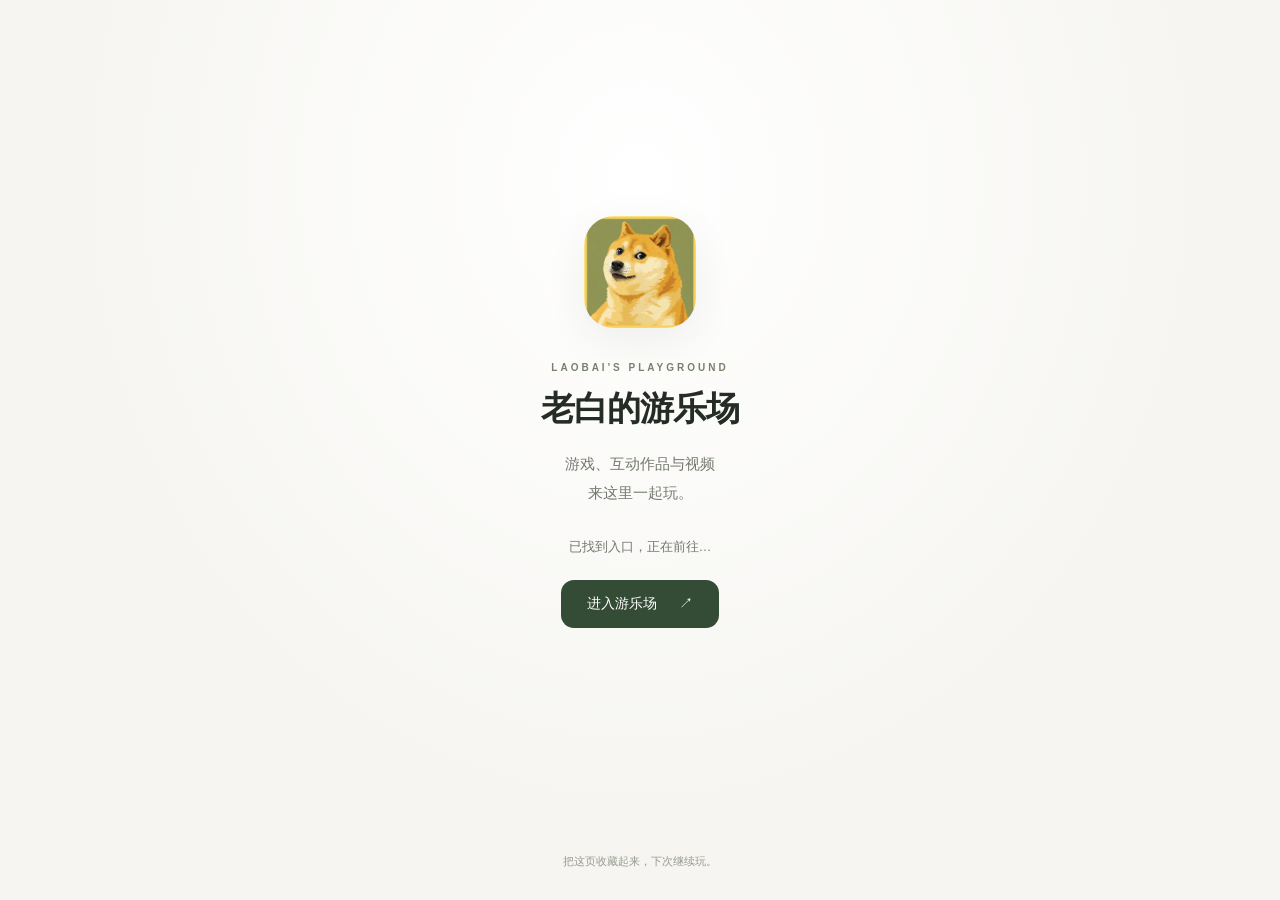
<file: index.html>
<!doctype html>
<html lang="zh-CN" itemscope itemtype="https://schema.org/WebSite">
<head>
  <meta charset="utf-8">
  <meta name="viewport" content="width=device-width,initial-scale=1">
  <meta name="theme-color" content="#f6f5f1">
  <title>老白的游乐场</title>
  <meta name="title" content="老白的游乐场">
  <meta name="application-name" content="老白的游乐场">
  <meta name="description" content="游戏、互动作品与视频，来这里一起玩。">
  <meta itemprop="name" content="老白的游乐场">
  <meta itemprop="description" content="游戏、互动作品与视频，来这里一起玩。">
  <meta itemprop="image" content="https://y461751636-gif.github.io/laobai-play/laobai-share.png">
  <link rel="canonical" href="https://y461751636-gif.github.io/laobai-play/">
  <link itemprop="url" href="https://y461751636-gif.github.io/laobai-play/">
  <meta property="og:title" content="老白的游乐场">
  <meta property="og:site_name" content="老白的游乐场">
  <meta property="og:locale" content="zh_CN">
  <meta property="og:description" content="游戏、互动作品与视频，来这里一起玩。">
  <meta property="og:type" content="website">
  <meta property="og:url" content="https://y461751636-gif.github.io/laobai-play/">
  <meta property="og:image" content="https://y461751636-gif.github.io/laobai-play/laobai-share.png">
  <meta property="og:image:width" content="256">
  <meta property="og:image:height" content="256">
  <meta property="og:image:alt" content="老白的游乐场">
  <meta name="twitter:card" content="summary">
  <meta name="twitter:title" content="老白的游乐场">
  <meta name="twitter:description" content="游戏、互动作品与视频，来这里一起玩。">
  <meta name="twitter:image" content="https://y461751636-gif.github.io/laobai-play/laobai-share.png">
  <link rel="icon" type="image/png" href="laobai-64.png">
  <link rel="apple-touch-icon" href="laobai-share.png">
  <link rel="stylesheet" href="style.css">
  <script type="module" src="entry.mjs"></script>
</head>
<body>
  <main class="entry">
    <img class="mark" src="laobai-share.png" width="112" height="112" alt="老白">
    <p class="eyebrow">LAOBAI'S PLAYGROUND</p>
    <h1>老白的游乐场</h1>
    <p class="intro">游戏、互动作品与视频<br>来这里一起玩。</p>
    <p id="status" class="status" role="status" aria-live="polite">正在寻找入口…</p>
    <a id="enter" class="button" hidden>进入游乐场 <span aria-hidden="true">↗</span></a>
    <button id="retry" class="button" type="button" hidden>重新尝试</button>
    <noscript><p>请开启浏览器的 JavaScript，然后刷新页面。</p></noscript>
  </main>
  <footer>把这页收藏起来，下次继续玩。</footer>
</body>
</html>
</file>
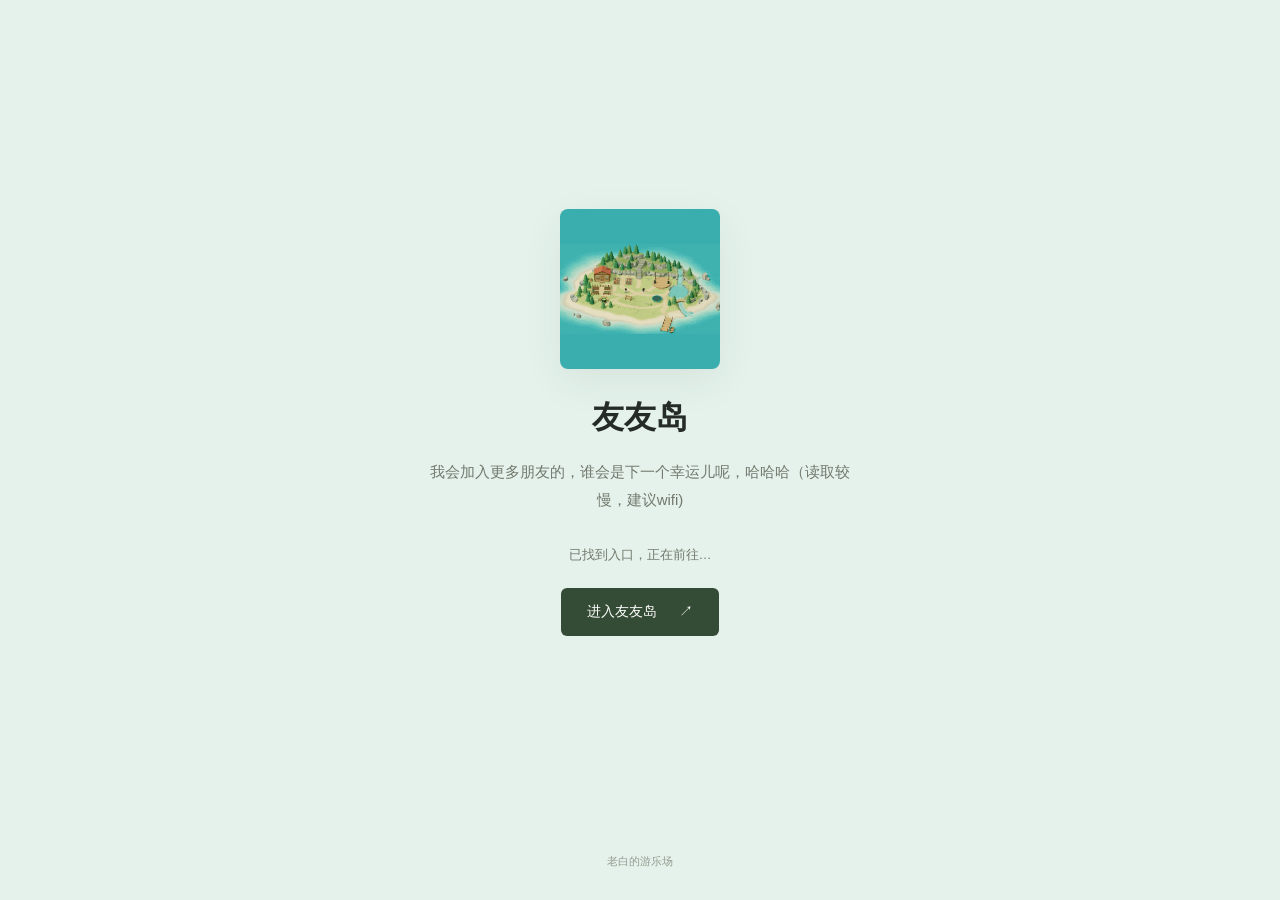
<file: youyou-island.html>
<!doctype html>
<html lang="zh-CN" itemscope itemtype="https://schema.org/WebApplication">
<head>
  <meta charset="utf-8">
  <meta name="viewport" content="width=device-width,initial-scale=1">
  <meta name="theme-color" content="#3aadad">
  <title>友友岛</title>
  <meta name="title" content="友友岛">
  <meta name="application-name" content="友友岛">
  <meta name="description" content="我会加入更多朋友的，谁会是下一个幸运儿呢，哈哈哈（读取较慢，建议wifi)">
  <meta itemprop="name" content="友友岛">
  <meta itemprop="description" content="我会加入更多朋友的，谁会是下一个幸运儿呢，哈哈哈（读取较慢，建议wifi)">
  <meta itemprop="image" content="https://y461751636-gif.github.io/laobai-play/youyou-island-share-20261027.jpg">
  <link rel="canonical" href="https://y461751636-gif.github.io/laobai-play/youyou-island.html">
  <link itemprop="url" href="https://y461751636-gif.github.io/laobai-play/youyou-island.html">
  <meta property="og:type" content="website">
  <meta property="og:site_name" content="老白的游乐场">
  <meta property="og:locale" content="zh_CN">
  <meta property="og:title" content="友友岛">
  <meta property="og:description" content="我会加入更多朋友的，谁会是下一个幸运儿呢，哈哈哈（读取较慢，建议wifi)">
  <meta property="og:url" content="https://y461751636-gif.github.io/laobai-play/youyou-island.html">
  <meta property="og:image" content="https://y461751636-gif.github.io/laobai-play/youyou-island-share-20261027.jpg">
  <meta property="og:image:type" content="image/jpeg">
  <meta property="og:image:width" content="512">
  <meta property="og:image:height" content="512">
  <meta property="og:image:alt" content="友友岛的小岛、木屋、花圃、舞台和瀑布">
  <meta name="twitter:card" content="summary">
  <meta name="twitter:title" content="友友岛">
  <meta name="twitter:description" content="我会加入更多朋友的，谁会是下一个幸运儿呢，哈哈哈（读取较慢，建议wifi)">
  <meta name="twitter:image" content="https://y461751636-gif.github.io/laobai-play/youyou-island-share-20261027.jpg">
  <link rel="image_src" href="https://y461751636-gif.github.io/laobai-play/youyou-island-share-20261027.jpg">
  <link rel="icon" type="image/jpeg" href="youyou-island-share-20261027.jpg">
  <link rel="apple-touch-icon" href="youyou-island-share-20261027.jpg">
  <link rel="stylesheet" href="style.css">
  <style>
    body { background: #e4f2eb; }
    body, body * { letter-spacing: 0; }
    .mark { border-radius: 8px; }
    h1 { margin-top: 22px; font-size: 32px; }
    .button { border-radius: 6px; }
  </style>
  <script type="module" src="entry.mjs"></script>
</head>
<body data-path="/projects/%E5%8F%8B%E5%8F%8B%E5%B2%9B/">
  <main class="entry">
    <img class="mark" src="youyou-island-share-20261027.jpg" width="160" height="160" alt="友友岛的小岛">
    <h1>友友岛</h1>
    <p class="intro">我会加入更多朋友的，谁会是下一个幸运儿呢，哈哈哈（读取较慢，建议wifi)</p>
    <p id="status" class="status" role="status" aria-live="polite">正在寻找入口…</p>
    <a id="enter" class="button" hidden>进入友友岛 <span aria-hidden="true">↗</span></a>
    <button id="retry" class="button" type="button" hidden>重新尝试</button>
    <noscript><p>请开启浏览器的 JavaScript，然后刷新页面。</p></noscript>
  </main>
  <footer>老白的游乐场</footer>
</body>
</html>
</file>
<file: style.css>
:root { color-scheme: light; font-family: -apple-system, BlinkMacSystemFont, "Segoe UI", "Microsoft YaHei", sans-serif; color: #252b25; background: #f6f5f1; }
* { box-sizing: border-box; }
body { margin: 0; min-height: 100svh; display: flex; flex-direction: column; align-items: center; justify-content: center; padding: 44px 24px 28px; background: radial-gradient(ellipse at 50% 20%, #fff 0, #f6f5f1 65%); }
.entry { width: min(100%, 420px); text-align: center; margin: auto 0; }
.mark { border-radius: 30px; box-shadow: 0 12px 40px #283a2512; }
.eyebrow { margin: 30px 0 12px; color: #78806d; font-size: 10px; letter-spacing: 3px; font-weight: 700; }
h1 { margin: 0; font-size: clamp(27px, 6vw, 34px); letter-spacing: -1px; line-height: 1.4; }
.intro { color: #73796e; line-height: 1.9; font-size: 15px; margin: 18px 0 28px; }
.status { min-height: 24px; color: #73796e; font-size: 13px; line-height: 1.8; }
.button { display: inline-flex; align-items: center; justify-content: center; gap: 22px; min-height: 48px; margin-top: 8px; padding: 12px 26px; border: 0; border-radius: 13px; background: #344b35; color: #fff; font: inherit; font-size: 14px; text-decoration: none; cursor: pointer; transition: background .18s, transform .18s; }
.button:hover { background: #243c26; transform: translateY(-1px); }
.button:focus-visible { outline: 3px solid #9bac87; outline-offset: 4px; }
[hidden] { display: none !important; }
footer { margin-top: 52px; text-align: center; color: #959b90; font-size: 11px; line-height: 1.8; }
@media (prefers-reduced-motion: reduce) { .button { transition: none; } }
</file>
